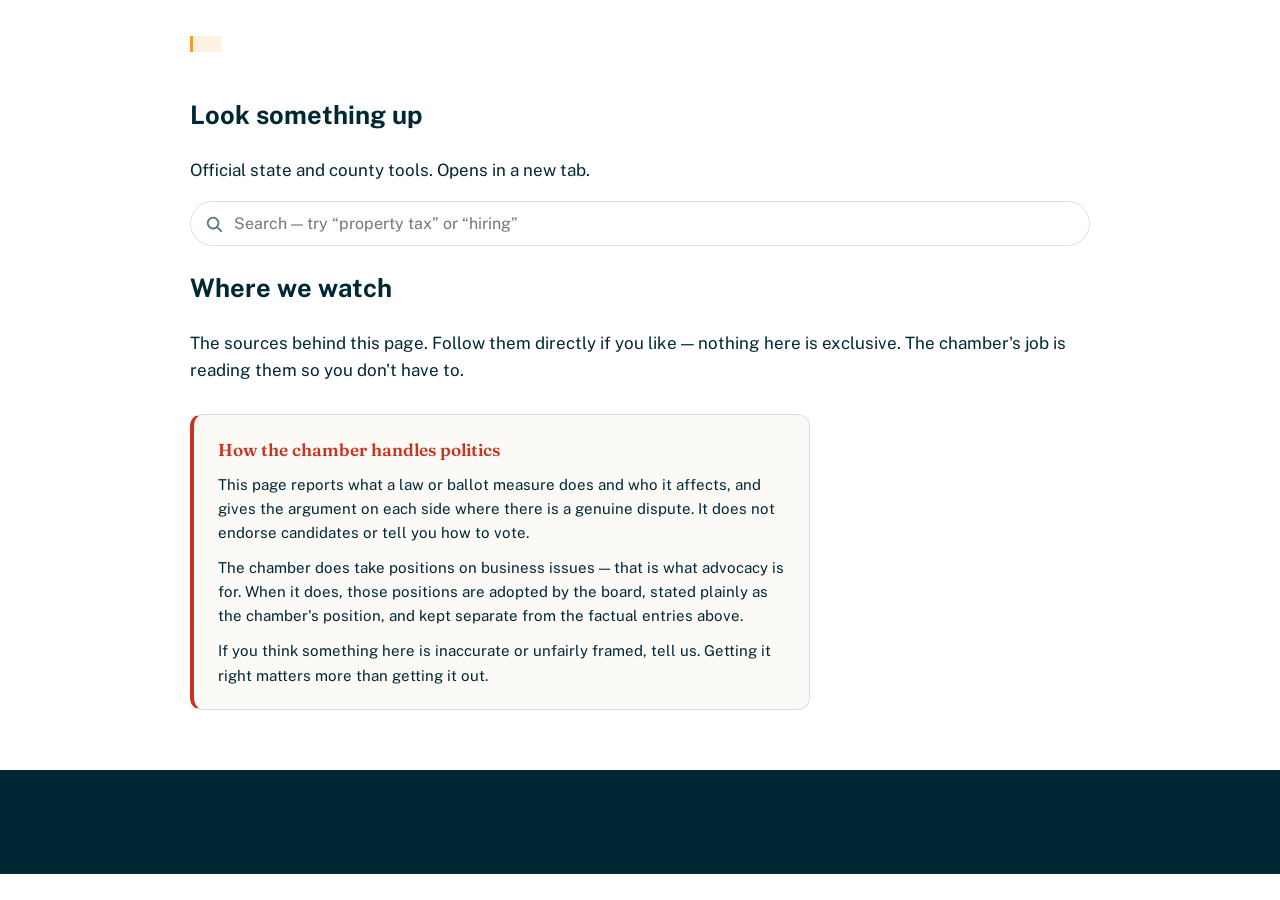
<file: index (37).html>
<!DOCTYPE html>
<html lang="en">
<head>
<meta charset="utf-8">
<meta name="viewport" content="width=device-width, initial-scale=1">
<title>Business Policy Center — Polk City Area Chamber of Commerce</title>
<meta name="description" content="What is changing in state law, what is on the ballot, and what is moving locally — and what each one means for Polk City area businesses.">
<meta name="theme-color" content="#dd8c1a">

<meta property="og:type" content="website">
<meta property="og:title" content="Business Policy Center — Polk City Area Chamber of Commerce">
<meta property="og:description" content="What state law, the ballot, and local decisions mean for Polk City area businesses.">
<meta property="og:site_name" content="Polk City Area Chamber of Commerce">

<link rel="preconnect" href="https://fonts.googleapis.com">
<link rel="preconnect" href="https://fonts.gstatic.com" crossorigin>
<link href="https://fonts.googleapis.com/css2?family=Fraunces:opsz,wght@9..144,400;9..144,600;9..144,700&family=Public+Sans:ital,wght@0,400;0,500;0,600;0,700;1,400&display=swap" rel="stylesheet">
<link rel="stylesheet" href="styles.css">
</head>
<body>

<a class="skip" href="#main">Skip to content</a>

<header class="head">
  <div class="wrap">
    <p class="org" id="org"></p>
    <h1 id="page-title"></h1>
    <p class="intro" id="intro"></p>
    <p class="stamp" id="stamp"></p>
  </div>
</header>

<section class="tools-band">
  <div class="wrap">
    <h2 class="band-title">Look something up</h2>
    <p class="band-lede">Official state and county tools. Opens in a new tab.</p>
    <div class="tools" id="tools"></div>
  </div>
</section>

<div class="controls" id="controls">
  <div class="wrap controls-inner">
    <div class="search-field">
      <svg class="search-icon" viewBox="0 0 20 20" aria-hidden="true" focusable="false">
        <circle cx="9" cy="9" r="6" fill="none" stroke="currentColor" stroke-width="2"/>
        <line x1="13.5" y1="13.5" x2="18" y2="18" stroke="currentColor" stroke-width="2" stroke-linecap="round"/>
      </svg>
      <input type="search" id="search" placeholder="Search — try &ldquo;property tax&rdquo; or &ldquo;hiring&rdquo;" aria-label="Search entries">
      <button type="button" id="clear-search" class="clear" hidden aria-label="Clear search">Clear</button>
    </div>
    <div class="chips" id="chips" role="group" aria-label="Filter by topic"></div>
    <p class="count" id="count" role="status" aria-live="polite"></p>
  </div>
</div>

<main id="main">
  <div class="wrap">
    <div id="results"></div>

    <p class="no-results" id="no-results" hidden>
      Nothing matches that yet. Try a different word, or
      <button type="button" class="linkish" id="reset">clear the filters</button>.
    </p>

    <section class="sec" id="watch-sec">
      <h2 id="watch">Where we watch</h2>
      <p class="sec-lede">The sources behind this page. Follow them directly if you like — nothing here is exclusive. The chamber's job is reading them so you don't have to.</p>
      <ul class="watchlist" id="watchlist"></ul>

      <div class="note">
        <h3>How the chamber handles politics</h3>
        <p>This page reports what a law or ballot measure does and who it affects, and gives the argument on each side where there is a genuine dispute. It does not endorse candidates or tell you how to vote.</p>
        <p>The chamber does take positions on business issues — that is what advocacy is for. When it does, those positions are adopted by the board, stated plainly as the chamber's position, and kept separate from the factual entries above.</p>
        <p>If you think something here is inaccurate or unfairly framed, tell us. Getting it right matters more than getting it out.</p>
      </div>
    </section>
  </div>
</main>

<footer class="foot">
  <div class="wrap">
    <p id="foot-review"></p>
    <p id="foot-contact"></p>
    <p id="foot-home"></p>
  </div>
</footer>

<div class="toast" id="toast" role="status" aria-live="polite" hidden></div>

<script src="content.js"></script>
<script src="app.js"></script>
</body>
</html>
</file>
<file: styles.css>
/* ==========================================================================
   Polk City Area Chamber, Business Policy Center

   Colors are taken directly from the chamber logo:
     navy    #002734  the roundel outline and wordmark
     sun     #F19C30  the summer wedge
     autumn  #A36437  the fall leaf
     spring  #838E52  the spring leaf
     winter  #68A1B8  the winter wedge

   Each section of the site gets one season color.
   ========================================================================== */

:root{
  --navy:#002734;
  --navy-mid:#28454F;
  --navy-soft:#5A737C;

  --sun:#F19C30;
  --sun-ink:#7A4A03;
  --sun-wash:#FDF1DF;

  --autumn:#A36437;
  --autumn-ink:#6F401E;
  --autumn-wash:#F7EEE6;

  --spring:#838E52;
  --spring-ink:#4E5629;
  --spring-wash:#F1F3E7;

  --winter:#68A1B8;
  --winter-ink:#2E5B70;
  --winter-wash:#EAF2F6;

  --alert:#C8341F;

  --paper:#FFFFFF;
  --paper-warm:#FBFAF7;
  --rule:#E1DED7;
  --rule-soft:#EFEDE8;

  --measure:62ch;
  --radius:12px;
}

/* Section theming. Set --tint on any container to recolor its children. */
.t-sun{ --tint:var(--sun); --tint-ink:var(--sun-ink); --tint-wash:var(--sun-wash); }
.t-autumn{ --tint:var(--autumn); --tint-ink:var(--autumn-ink); --tint-wash:var(--autumn-wash); }
.t-spring{ --tint:var(--spring); --tint-ink:var(--spring-ink); --tint-wash:var(--spring-wash); }
.t-winter{ --tint:var(--winter); --tint-ink:var(--winter-ink); --tint-wash:var(--winter-wash); }
.t-navy{ --tint:var(--navy); --tint-ink:var(--navy); --tint-wash:#EDF1F2; }

*{ box-sizing:border-box; }
html{ -webkit-text-size-adjust:100%; }

body{
  margin:0;
  background:var(--paper);
  color:var(--navy);
  font-family:"Public Sans",system-ui,-apple-system,"Segoe UI",sans-serif;
  font-size:17px;
  line-height:1.6;
}

a{ color:var(--navy); text-underline-offset:2px; text-decoration-thickness:1px; }
a:hover{ color:var(--tint-ink,var(--navy)); }
:focus-visible{ outline:3px solid var(--sun); outline-offset:2px; border-radius:3px; }

.wrap{ max-width:940px; margin:0 auto; padding:0 20px; }

.skip{ position:absolute; left:-9999px; background:var(--navy); color:#fff; padding:12px 18px; z-index:100; }
.skip:focus{ left:12px; top:12px; }

/* ================= Top bar ================= */

.bar{ position:sticky; top:0; z-index:40; background:var(--paper); border-bottom:1px solid var(--rule); }

.bar-inner{ display:flex; align-items:center; justify-content:space-between; gap:16px; padding-top:14px; padding-bottom:14px; }

.brand{ display:flex; align-items:center; gap:14px; text-decoration:none; min-width:0; }
.brand-full{ height:38px; width:auto; display:block; }
.brand-mark{ display:none; height:36px; width:auto; }

.brand-sub[hidden]{ display:none; }
.brand-sub{
  font-family:"Fraunces",Georgia,serif;
  font-weight:600;
  font-size:0.95rem;
  color:var(--navy-soft);
  padding-left:14px;
  border-left:1px solid var(--rule);
  white-space:nowrap;
}

.menu-btn{
  display:none;
  font:inherit; font-size:0.88rem; font-weight:600;
  color:var(--navy); background:var(--paper-warm);
  border:1px solid var(--rule); border-radius:999px;
  padding:8px 16px; cursor:pointer;
}

.sections{ border-top:1px solid var(--rule-soft); }
.sections ul{ display:flex; flex-wrap:wrap; gap:0 4px; list-style:none; margin:0; padding:0; }

.sections a{
  display:block;
  padding:12px 14px;
  font-size:0.92rem; font-weight:600;
  color:var(--navy-mid);
  text-decoration:none;
  border-bottom:3px solid transparent;
}
.sections a:hover{ color:var(--navy); background:var(--paper-warm); }
.sections a[aria-current="page"]{ color:var(--navy); border-bottom-color:var(--nav-tint,var(--sun)); }

/* ================= Search ================= */

.searchbar[hidden]{ display:none; }
.searchbar{ background:var(--paper-warm); border-bottom:1px solid var(--rule); padding:12px 0; }

.search-field{ position:relative; display:flex; align-items:center; }
.search-icon{ position:absolute; left:15px; width:18px; height:18px; color:var(--navy-soft); pointer-events:none; }

#search{
  width:100%; font-family:inherit; font-size:1rem; color:var(--navy);
  padding:12px 76px 12px 43px;
  border:1px solid var(--rule); border-radius:999px; background:var(--paper);
  -webkit-appearance:none;
}
#search::-webkit-search-cancel-button{ display:none; }
#search:focus{ border-color:var(--sun); outline:none; box-shadow:0 0 0 3px var(--sun-wash); }

button.clear{
  position:absolute; right:7px;
  font:inherit; font-size:0.82rem; font-weight:600;
  color:var(--sun-ink); background:transparent; border:0;
  padding:8px 13px; cursor:pointer;
}

/* ================= Home ================= */

.hero{ padding:44px 0 8px; }

.hero h1{
  font-family:"Fraunces",Georgia,serif;
  font-weight:700; font-size:clamp(1.9rem,5.5vw,2.8rem);
  line-height:1.06; letter-spacing:-0.02em;
  margin:0 0 14px; max-width:17ch;
}

.hero .intro{ max-width:var(--measure); font-size:1.06rem; margin:0 0 14px; }
.hero .howto{ max-width:var(--measure); font-size:0.94rem; color:var(--navy-soft); margin:0 0 18px; }

.stamp{
  display:inline-block; font-size:0.84rem; color:var(--navy-mid);
  background:var(--sun-wash); border-left:3px solid var(--sun);
  padding:8px 14px;
}

.cards{ display:grid; grid-template-columns:1fr; gap:14px; padding:34px 0 8px; }
@media (min-width:680px){ .cards{ grid-template-columns:1fr 1fr; } }

a.card{
  display:block; position:relative;
  background:var(--paper);
  border:1px solid var(--rule);
  border-top:5px solid var(--tint);
  border-radius:var(--radius);
  padding:24px 24px 22px;
  text-decoration:none; color:var(--navy);
}
a.card:hover{ background:var(--tint-wash); border-color:var(--tint); }

a.card h2{
  font-family:"Fraunces",Georgia,serif;
  font-weight:600; font-size:1.3rem; line-height:1.25;
  margin:0 0 8px; padding-right:70px;
}
a.card p{ margin:0 0 16px; font-size:0.95rem; color:var(--navy-mid); }

.card-count{ font-size:0.85rem; font-weight:700; color:var(--tint-ink); }

.card-badge{
  position:absolute; top:20px; right:22px;
  font-size:0.72rem; font-weight:700; letter-spacing:0.02em;
  color:#fff; background:var(--alert);
  padding:4px 10px; border-radius:999px;
}

/* ================= Tools ================= */

.tools-block{ padding:40px 0 12px; border-top:1px solid var(--rule); margin-top:38px; }

.block-title{
  font-family:"Fraunces",Georgia,serif;
  font-weight:600; font-size:1.45rem; margin:0 0 5px;
}
.block-lede{ margin:0 0 22px; font-size:0.94rem; color:var(--navy-soft); max-width:var(--measure); }

.tools{ display:grid; grid-template-columns:1fr; gap:11px; }
@media (min-width:620px){ .tools{ grid-template-columns:1fr 1fr; } }
@media (min-width:900px){ .tools{ grid-template-columns:1fr 1fr 1fr; } }

a.tool{
  display:block; background:var(--paper-warm);
  border:1px solid var(--rule); border-left:3px solid var(--winter);
  border-radius:8px; padding:15px 17px;
  text-decoration:none; color:var(--navy);
}
a.tool:hover{ background:var(--winter-wash); border-color:var(--winter); }
a.tool b{ display:block; font-weight:700; font-size:0.96rem; margin-bottom:3px; }
a.tool span{ display:block; font-size:0.86rem; color:var(--navy-soft); line-height:1.45; }

/* ================= Section pages ================= */

.crumb{ padding:26px 0 0; }
.crumb a{ font-size:0.88rem; font-weight:600; color:var(--navy-soft); text-decoration:none; }
.crumb a:hover{ color:var(--navy); }

.sec-head{ padding:14px 0 26px; border-bottom:4px solid var(--tint); margin-bottom:26px; }
.sec-head h1{
  font-family:"Fraunces",Georgia,serif;
  font-weight:700; font-size:clamp(1.7rem,5vw,2.3rem);
  line-height:1.1; letter-spacing:-0.02em; margin:0 0 10px;
}
.sec-head p{ margin:0; max-width:var(--measure); color:var(--navy-mid); font-size:0.99rem; }

.chips{ display:flex; flex-wrap:wrap; gap:8px; margin:0 0 22px; }
button.chip{
  font:inherit; font-size:0.86rem; font-weight:600;
  color:var(--navy); background:var(--paper-warm);
  border:1px solid var(--rule); padding:7px 15px;
  border-radius:999px; cursor:pointer;
}
button.chip:hover{ border-color:var(--tint); background:var(--tint-wash); }
button.chip[aria-pressed="true"]{ background:var(--navy); border-color:var(--navy); color:#fff; }

.count{ margin:0 0 18px; font-size:0.82rem; color:var(--navy-soft); }

/* ================= Entries ================= */

details.entry{
  background:var(--paper-warm);
  border:1px solid var(--rule);
  border-left:4px solid var(--tint);
  border-radius:var(--radius);
  margin-bottom:12px;
  scroll-margin-top:150px;
}
details.entry.hit{ box-shadow:0 0 0 3px var(--tint-wash); }

details.entry > summary{
  cursor:pointer; padding:18px 21px; list-style:none;
  display:flex; gap:14px; align-items:flex-start; justify-content:space-between;
}
details.entry > summary::-webkit-details-marker{ display:none; }
details.entry > summary:hover .title{ color:var(--tint-ink); }

.title{ font-family:"Fraunces",Georgia,serif; font-weight:600; font-size:1.12rem; line-height:1.3; }

/* ---- status pills on entries ---- */

.pills{ display:block; margin-bottom:8px; }

.pill{
  display:inline-block;
  font-family:"Public Sans",sans-serif;
  font-size:0.7rem; font-weight:700;
  letter-spacing:0.03em; text-transform:uppercase;
  padding:3px 9px; border-radius:999px;
  margin-right:6px; vertical-align:2px;
}
.pill-new{ background:var(--spring); color:#fff; }
.pill-updated{ background:var(--winter); color:#fff; }
.pill-section{ background:var(--tint-wash); color:var(--tint-ink); }
.pill-archived{ background:#E7E3DC; color:#54504A; }

details.entry.is-archived{ border-left-color:#B6AFA4; background:#F7F5F2; opacity:.92; }
details.entry.is-archived .title{ color:var(--navy-soft); }

.archived-note{
  margin:0 0 14px !important;
  padding:11px 15px;
  background:#EFEBE5;
  border-left:3px solid #B6AFA4;
  font-size:0.9rem; color:#54504A;
}

/* ---- expiry warning ---- */

.expired{
  margin:0 0 22px;
  padding:16px 20px;
  background:#FBECE8;
  border:1px solid var(--alert);
  border-left-width:4px;
  border-radius:8px;
  max-width:var(--measure);
  font-size:0.95rem;
}
.expired strong{ color:var(--alert); }

.card-badge-stale{ background:#54504A; }

.nav-stale{
  display:inline-block; margin-left:6px;
  width:16px; height:16px; line-height:16px;
  font-size:0.7rem; font-weight:700; text-align:center;
  background:var(--alert); color:#fff; border-radius:50%;
}

.nav-count{
  display:inline-block; margin-left:6px;
  min-width:18px; height:18px; line-height:18px; padding:0 5px;
  font-size:0.7rem; font-weight:700; text-align:center;
  background:var(--spring); color:#fff; border-radius:999px;
}

/* ---- what changed ---- */

.whatsnew{
  margin-top:34px; padding:24px 26px;
  background:var(--spring-wash);
  border:1px solid #D8DEC6;
  border-radius:var(--radius);
}
.whatsnew .block-title{ font-size:1.2rem; margin-bottom:14px; }

.fresh-list{ list-style:none; padding:0; margin:0 0 12px; max-width:var(--measure); }
.fresh-list li{ padding:8px 0; border-bottom:1px solid #DDE2CE; }
.fresh-list li:last-child{ border-bottom:0; }
.fresh-list a{ font-weight:600; color:var(--spring-ink); }
.fresh-meta{ display:block; font-size:0.82rem; color:var(--navy-soft); }

.card-fresh{
  display:inline-block; margin-left:9px;
  font-size:0.72rem; font-weight:700;
  background:var(--spring); color:#fff;
  padding:2px 8px; border-radius:999px;
}

.meta{
  display:block; font-family:"Public Sans",sans-serif; font-weight:400;
  font-size:0.82rem; color:var(--navy-soft); margin-top:4px;
}

.plain{
  display:block; font-family:"Public Sans",sans-serif; font-weight:400;
  font-size:0.95rem; line-height:1.5; color:var(--navy-mid);
  margin-top:9px; max-width:56ch;
}

.chev{ flex:none; width:20px; height:20px; margin-top:3px; color:var(--tint-ink); transition:transform .18s ease; }
details.entry[open] .chev{ transform:rotate(180deg); }
@media (prefers-reduced-motion:reduce){ .chev{ transition:none; } }

.body{ padding:0 21px 21px; }
.body > *:first-child{ margin-top:0; }
.body p{ max-width:var(--measure); margin:0 0 13px; }
.body ul{ max-width:var(--measure); margin:0 0 15px; padding-left:1.15em; }
.body li{ margin-bottom:7px; }

.matters{
  margin:18px 0 0; padding:17px 20px;
  background:var(--tint-wash); border-left:3px solid var(--tint);
  border-radius:0 8px 8px 0;
}
.matters h4{ font-family:"Fraunces",Georgia,serif; font-size:1rem; font-weight:600; margin:0 0 9px; }
.matters p{ margin:0 0 11px; }
.matters p:last-child{ margin-bottom:0; }

.referrals{
  margin:18px 0 0; padding:17px 20px;
  background:var(--paper); border:1px solid var(--rule);
  border-left:3px solid var(--tint); border-radius:0 8px 8px 0;
  max-width:var(--measure);
}
.referrals h4{ font-family:"Fraunces",Georgia,serif; font-size:1rem; font-weight:600; margin:0 0 10px; }
.referrals ul{ list-style:none; padding:0; margin:0 0 12px; }
.referrals li{ margin-bottom:6px; font-size:0.96rem; }
.referrals a{ font-weight:600; color:var(--tint-ink); }
.ref-phone{ color:var(--navy-soft); font-size:0.88rem; margin-left:6px; }
.ref-note{ margin:0 !important; font-size:0.83rem; color:var(--navy-soft); line-height:1.45; }

.sources{ margin:17px 0 0; padding-top:14px; border-top:1px solid var(--rule-soft); }
.sources h4{ font-size:0.81rem; font-weight:700; color:var(--navy-soft); margin:0 0 8px; }
.sources ul{ list-style:none; padding:0; margin:0; max-width:var(--measure); }
.sources li{ margin-bottom:7px; font-size:0.92rem; }
.sources a{ color:var(--tint-ink); font-weight:500; }
.pub{ color:var(--navy-soft); font-size:0.84rem; }

.entry-actions{ margin-top:15px; }
button.share{
  font:inherit; font-size:0.81rem; font-weight:600;
  color:var(--tint-ink); background:var(--paper);
  border:1px solid var(--rule); border-radius:999px;
  padding:7px 15px; cursor:pointer;
}
button.share:hover{ border-color:var(--tint); background:var(--tint-wash); }

.from-section{
  display:inline-block; font-size:0.74rem; font-weight:700;
  color:var(--tint-ink); background:var(--tint-wash);
  padding:3px 9px; border-radius:999px; margin-bottom:9px;
}

/* ================= Terms and sources ================= */

.glossary{ margin:0 0 34px; padding:0; max-width:var(--measure); }
.glossary .term{ padding:14px 0; border-bottom:1px solid var(--rule-soft); }
.glossary dt{ font-family:"Fraunces",Georgia,serif; font-weight:600; font-size:1.03rem; margin:0 0 4px; }
.glossary dd{ margin:0; font-size:0.94rem; color:var(--navy-mid); }

.watchlist{ list-style:none; padding:0; margin:0 0 30px; max-width:var(--measure); }
.watchlist li{ padding:13px 0; border-bottom:1px solid var(--rule-soft); }
.watchlist a{ font-weight:600; color:var(--winter-ink); }
.watchlist span{ display:block; font-size:0.88rem; color:var(--navy-soft); margin-top:2px; }

.note{
  margin:0 0 20px; padding:21px 24px;
  background:var(--paper-warm);
  border:1px solid var(--rule); border-left:4px solid var(--alert);
  border-radius:var(--radius); max-width:var(--measure);
}
.note h3{ font-family:"Fraunces",Georgia,serif; font-size:1.08rem; font-weight:600; margin:0 0 9px; color:var(--alert); }
.note p{ margin:0 0 11px; font-size:0.94rem; }
.note p:last-child{ margin-bottom:0; }

.subhead{
  font-family:"Fraunces",Georgia,serif; font-weight:600;
  font-size:1.3rem; margin:34px 0 6px;
}

.empty{ padding:34px 0; color:var(--navy-soft); max-width:var(--measure); }
button.linkish{ font:inherit; color:var(--sun-ink); background:none; border:0; padding:0; text-decoration:underline; cursor:pointer; }

/* ================= Footer ================= */

.foot{ margin-top:60px; background:var(--navy); color:#D6DEE1; padding:38px 0 54px; }
.foot .wrap{ display:flex; gap:30px; align-items:flex-start; flex-wrap:wrap; }
.foot-logo{ width:112px; height:auto; flex:none; background:#fff; border-radius:10px; padding:12px; }
.foot-text{ flex:1 1 380px; }
.foot p{ max-width:var(--measure); font-size:0.88rem; margin:0 0 12px; }
.foot p:last-child{ margin-bottom:0; }
.foot a{ color:var(--sun); }
.foot a:hover{ color:#fff; }

/* ================= Toast ================= */

.toast{
  position:fixed; left:50%; bottom:26px; transform:translateX(-50%);
  background:var(--navy); color:#fff; font-size:0.9rem; font-weight:600;
  padding:11px 20px; border-radius:999px; z-index:80;
  box-shadow:0 6px 20px rgba(0,39,52,.3);
}
.toast[hidden]{ display:none; }

/* ================= Small screens ================= */

@media (max-width:760px){
  body{ font-size:16px; }
  .brand-full{ display:none; }
  .brand-mark{ display:block; }
  .brand-sub[hidden]{ display:none; }
.brand-sub{ font-size:0.9rem; }
  .menu-btn{ display:none; }
  .sections ul{ gap:0 18px; }
  details.entry > summary{ padding:16px 16px; }
  .body{ padding:0 16px 18px; }
  .foot-logo{ width:88px; }
}

@media print{
  .bar, .searchbar, .entry-actions, .toast, .crumb{ display:none !important; }
  details.entry{ break-inside:avoid; }
}

/* ================= Landing page, two doors ================= */

.landing{ padding:52px 0 20px; text-align:center; }

.landing-logo{ width:190px; height:auto; margin:0 auto 26px; display:block; }

.landing-lede{
  max-width:44ch; margin:0 auto 34px;
  font-size:1.08rem; color:var(--navy-mid);
}

.doors{
  display:grid; grid-template-columns:1fr; gap:16px;
  max-width:820px; margin:0 auto; text-align:left;
}
@media (min-width:720px){ .doors{ grid-template-columns:1fr 1fr; } }

a.door{
  display:flex; flex-direction:column;
  background:var(--paper);
  border:1px solid var(--rule);
  border-top:6px solid var(--tint);
  border-radius:var(--radius);
  padding:28px 26px 24px;
  text-decoration:none; color:var(--navy);
}
a.door:hover{ background:var(--tint-wash); border-color:var(--tint); }

a.door h2{
  font-family:"Fraunces",Georgia,serif;
  font-weight:600; font-size:1.4rem; line-height:1.2;
  margin:0 0 10px;
}
a.door p{ margin:0 0 20px; font-size:0.96rem; color:var(--navy-mid); flex:1; }

.door-go{ font-size:0.9rem; font-weight:700; color:var(--tint-ink); }

.landing-foot{
  margin:38px 0 0; font-size:0.9rem; color:var(--navy-soft);
  max-width:var(--measure);
}
.landing .landing-foot{ margin-left:auto; margin-right:auto; text-align:center; }

/* ================= Membership ================= */

.tier-jump{ margin:0 0 30px; }
.tier-jump ul{
  display:flex; flex-wrap:wrap; gap:8px;
  list-style:none; padding:0; margin:0;
}
.tier-jump a{
  display:block; padding:7px 15px;
  font-size:0.86rem; font-weight:600;
  color:var(--navy); background:var(--paper-warm);
  border:1px solid var(--rule); border-radius:999px;
  text-decoration:none;
}
.tier-jump a:hover{ border-color:var(--sun); background:var(--sun-wash); }

.tier{
  margin-bottom:22px;
  border:1px solid var(--rule);
  border-left:5px solid var(--tint);
  border-radius:var(--radius);
  background:var(--paper);
  overflow:hidden;
  scroll-margin-top:150px;
}

.tier-head{ padding:24px 26px 20px; background:var(--tint-wash); }

.tier-head h2{
  font-family:"Fraunces",Georgia,serif;
  font-weight:700; font-size:1.5rem; line-height:1.15;
  margin:0 0 4px;
}

/* Prices use the sans, not Fraunces. Fraunces numerals are stylised and
   hard to read at a glance, which is the opposite of what a price needs. */
.tier-price{
  margin:0 0 4px;
  font-family:"Public Sans",system-ui,sans-serif;
  font-size:1.45rem; font-weight:700; letter-spacing:-0.01em;
  color:var(--tint-ink);
}
.tier-pricenote{ margin:0 0 12px; font-size:0.87rem; color:var(--navy-soft); }
.tier-for{ margin:0; font-size:0.96rem; color:var(--navy-mid); max-width:var(--measure); }

.tier-limited{
  display:inline-block; margin-bottom:10px;
  font-size:0.72rem; font-weight:700;
  letter-spacing:0.03em; text-transform:uppercase;
  background:var(--navy); color:#fff;
  padding:4px 11px; border-radius:999px;
}

.tier-inherits{
  margin:16px 0 0; padding-top:14px;
  border-top:1px solid var(--rule);
  font-size:0.92rem; font-weight:600; color:var(--navy-mid);
}

.benefits{ padding:8px 26px 18px; }

details.benefit{ border-bottom:1px solid var(--rule-soft); }
details.benefit:last-child{ border-bottom:0; }

details.benefit > summary{
  cursor:pointer; list-style:none;
  display:flex; align-items:center; justify-content:space-between;
  gap:14px; padding:13px 0;
}
details.benefit > summary::-webkit-details-marker{ display:none; }
details.benefit > summary:hover .benefit-name{ color:var(--tint-ink); }
details.benefit > summary:focus-visible{ outline:2px solid var(--tint); outline-offset:-2px; }

.benefit-name{ font-size:0.99rem; font-weight:600; }

details.benefit .chev{ width:18px; height:18px; flex:none; color:var(--tint-ink); }

.benefit-detail{ padding:0 0 15px; }
.benefit-detail p{
  margin:0; max-width:var(--measure);
  font-size:0.94rem; color:var(--navy-mid); line-height:1.6;
}

@media (max-width:600px){
  .landing{ padding-top:36px; }
  .landing-logo{ width:150px; }
  .tier-head{ padding:20px 18px 16px; }
  .benefits{ padding:6px 18px 14px; }
}

/* ---- size-based pricing, shown as a rate table not a sentence ---- */

.price-bands{
  list-style:none; padding:0;
  margin:14px 0 4px;
  display:grid; grid-template-columns:1fr; gap:0;
  max-width:420px;
  border-top:1px solid var(--rule);
}
@media (min-width:560px){ .price-bands{ grid-template-columns:1fr 1fr; gap:0 22px; } }

.price-bands li{
  display:flex; align-items:baseline; justify-content:space-between;
  gap:12px; padding:7px 0;
  border-bottom:1px solid var(--rule);
}

.band-label{ font-size:0.9rem; color:var(--navy-mid); }
.band-price{
  font-family:"Public Sans",system-ui,sans-serif;
  font-size:1.02rem; font-weight:700;
  color:var(--tint-ink); white-space:nowrap;
}
</file>
